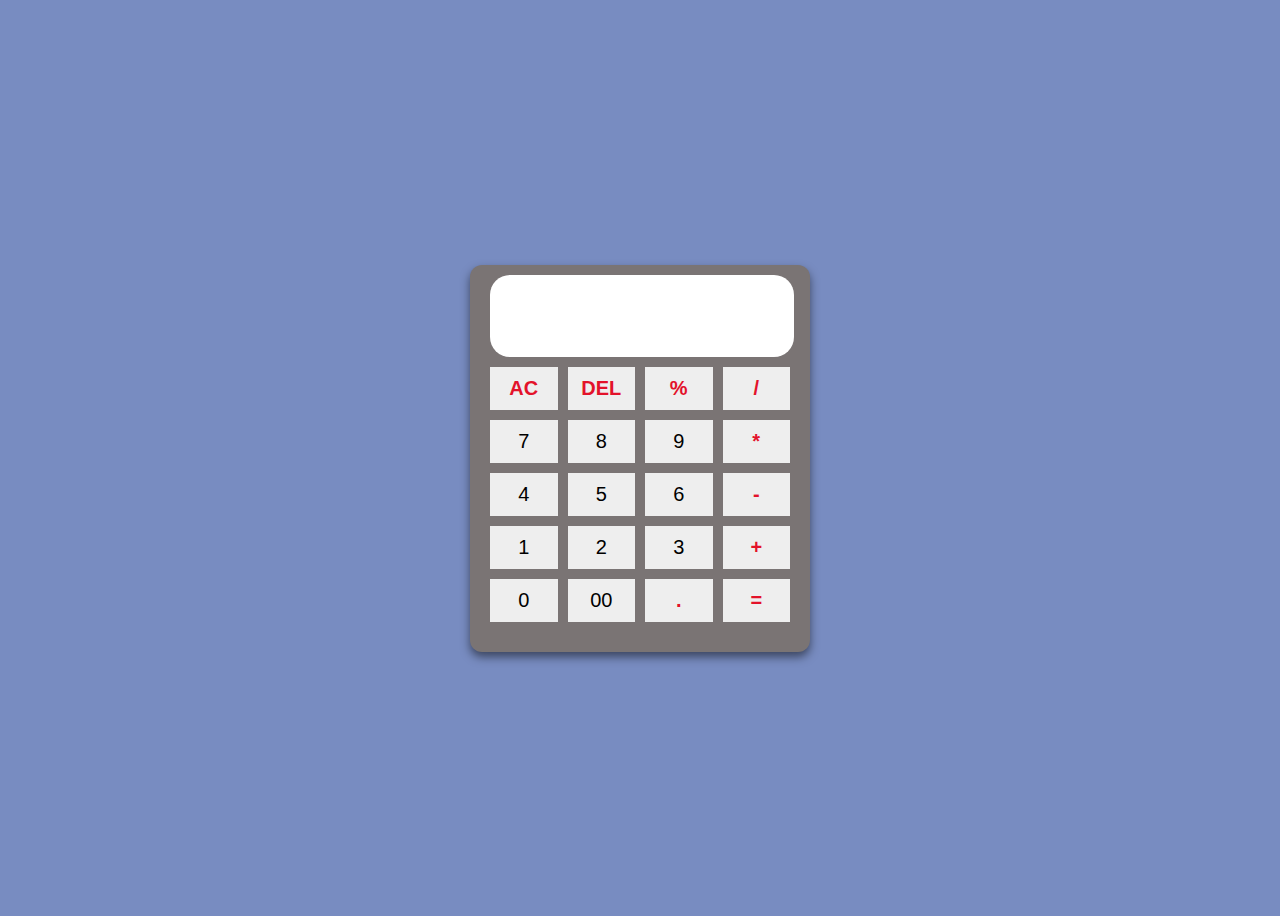
<file: calcc/index.html>
<!DOCTYPE html>
<html lang="en">
<head>
    <meta charset="UTF-8">
    <meta name="viewport" content="width=device-width, initial-scale=1.0">
    <link rel="stylesheet" href="style.css">
    <title>Calculator</title>
</head>
<body>
    <div class="container">
        <input type="text" class="display">

        <div class="buttons">
            <button class="operator" data-value="AC">AC</button>
            <button class="operator" data-value="DEL">DEL</button>
            <button class="operator" data-value="%">%</button>
            <button  class="operator" data-value="/">/</button>
           
            <button data-value="7">7</button>
            <button data-value="8">8</button> 
            <button data-value="9">9</button>
            <button class="operator" data-value="*">*</button>
            
            <button data-value="4">4</button>
            <button data-value="5">5</button>
            <button data-value="6">6</button>
            <button  class="operator" data-value="-">-</button>
            
            <button data-value="1">1</button>
            <button data-value="2">2</button>
            <button data-value="3">3</button>
            <button class="operator" data-value="+">+</button>
            
            <button data-value="0">0</button>
            <button data-value="00">00</button>
            <button class="operator" data-value=".">.</button>
            <button class="operator" data-value="=">=</button>
        </div>
    </div>
    <script src="script.js"></script>
</body>
</html>
</file>
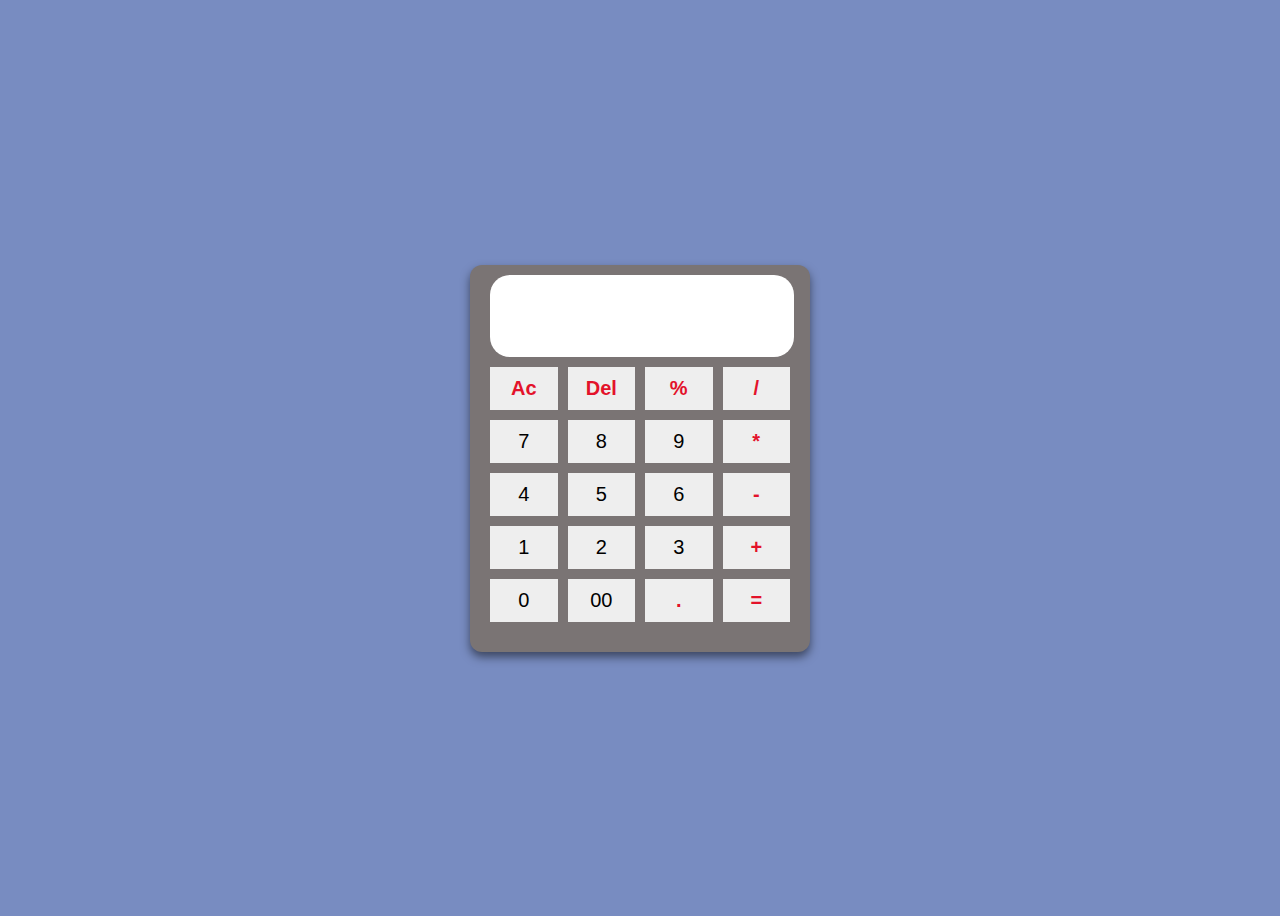
<file: CodSoft_Task3/index.html>
<!DOCTYPE html>
<html lang="en">
<head>
    <meta charset="UTF-8">
    <meta name="viewport" content="width=device-width, initial-scale=1.0">
    <link rel="stylesheet" href="style.css">
    <title>Calculator</title>
</head>
<body>
    <div class="container">
        <input type="text" class="display">

        <div class="buttons">
            <button class="operator" data-value="AC">Ac</button>
            <button class="operator" data-value="DEL">Del</button>
            <button class="operator" data-value="%">%</button>
            <button  class="operator" data-value="/">/</button>
           
            <button data-value="7">7</button>
            <button data-value="8">8</button> 
            <button data-value="9">9</button>
            <button class="operator" data-value="*">*</button>
            
            <button data-value="4">4</button>
            <button data-value="5">5</button>
            <button data-value="6">6</button>
            <button  class="operator" data-value="-">-</button>
            
            <button data-value="1">1</button>
            <button data-value="2">2</button>
            <button data-value="3">3</button>
            <button class="operator" data-value="+">+</button>
            
            <button data-value="0">0</button>
            <button data-value="00">00</button>
            <button class="operator" data-value=".">.</button>
            <button class="operator" data-value="=">=</button>
        </div>
    </div>
    <script src="script.js"></script>
</body>
</html>
</file>
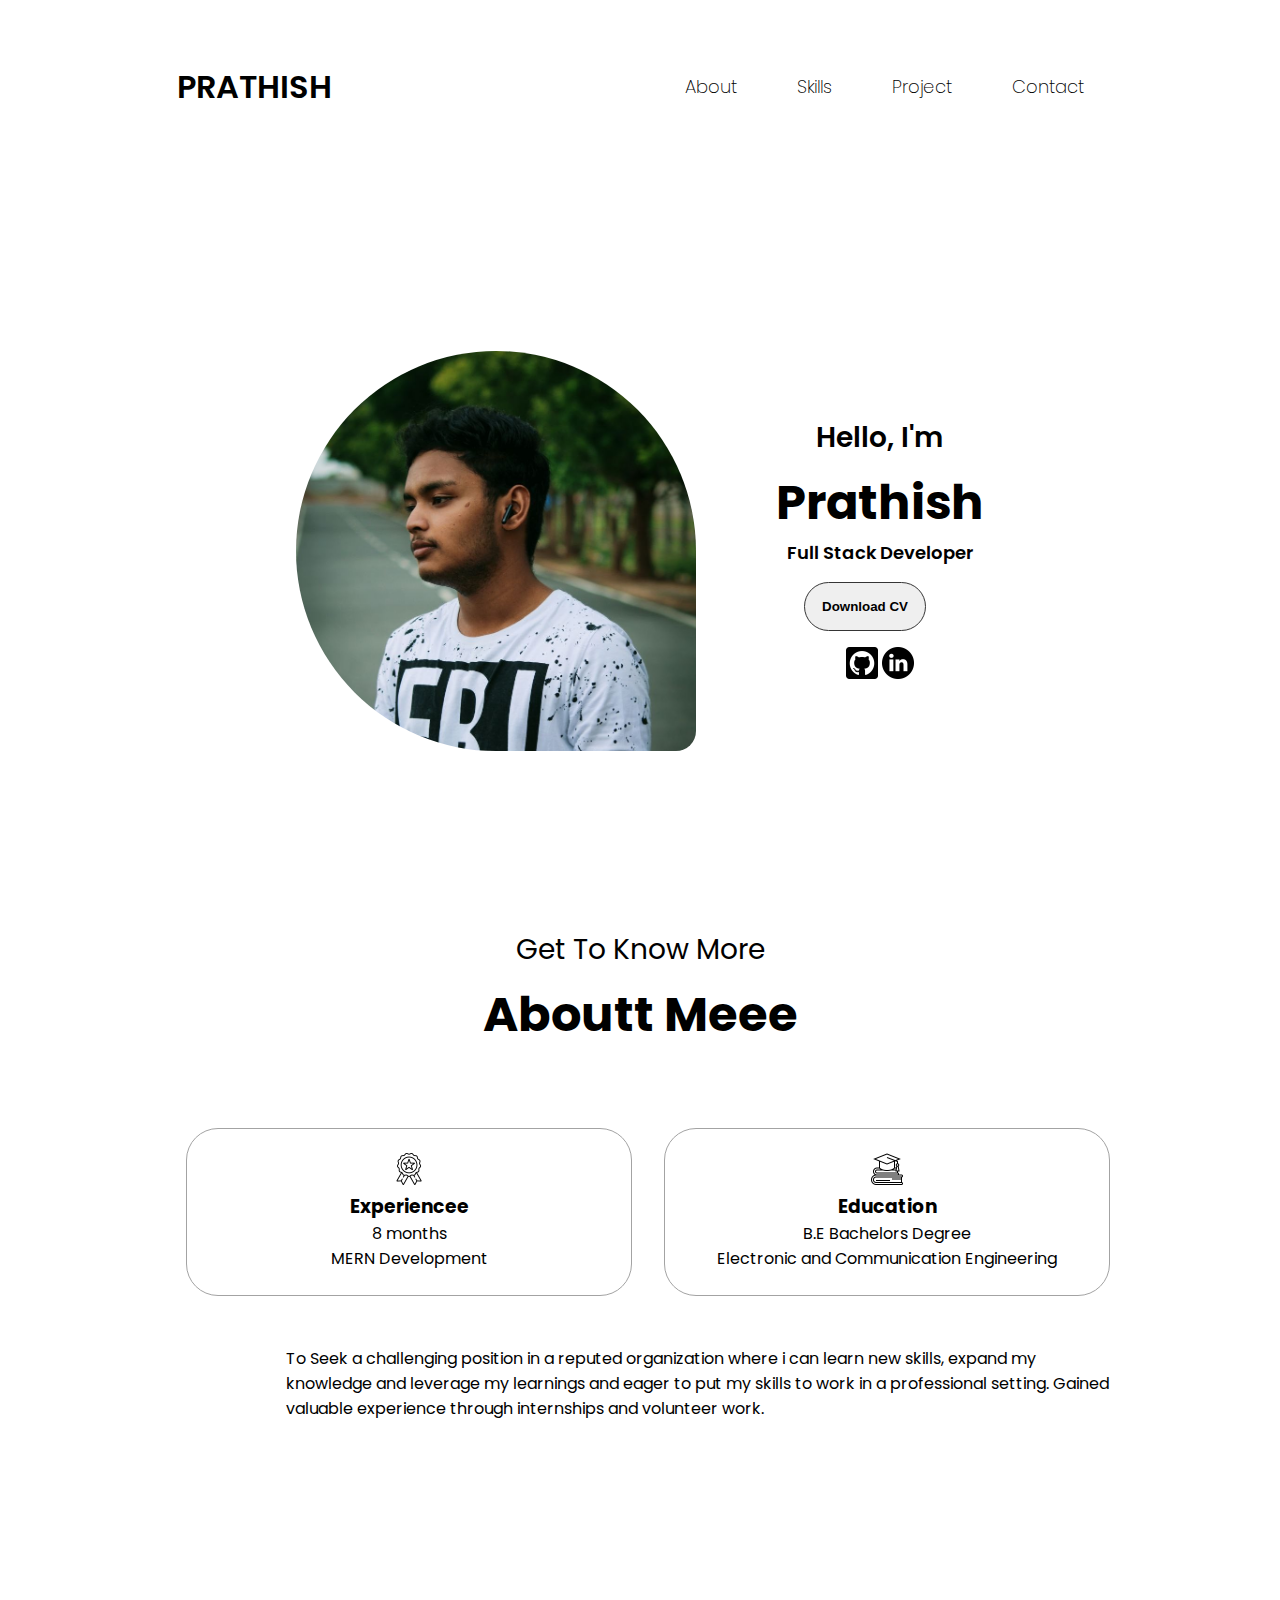
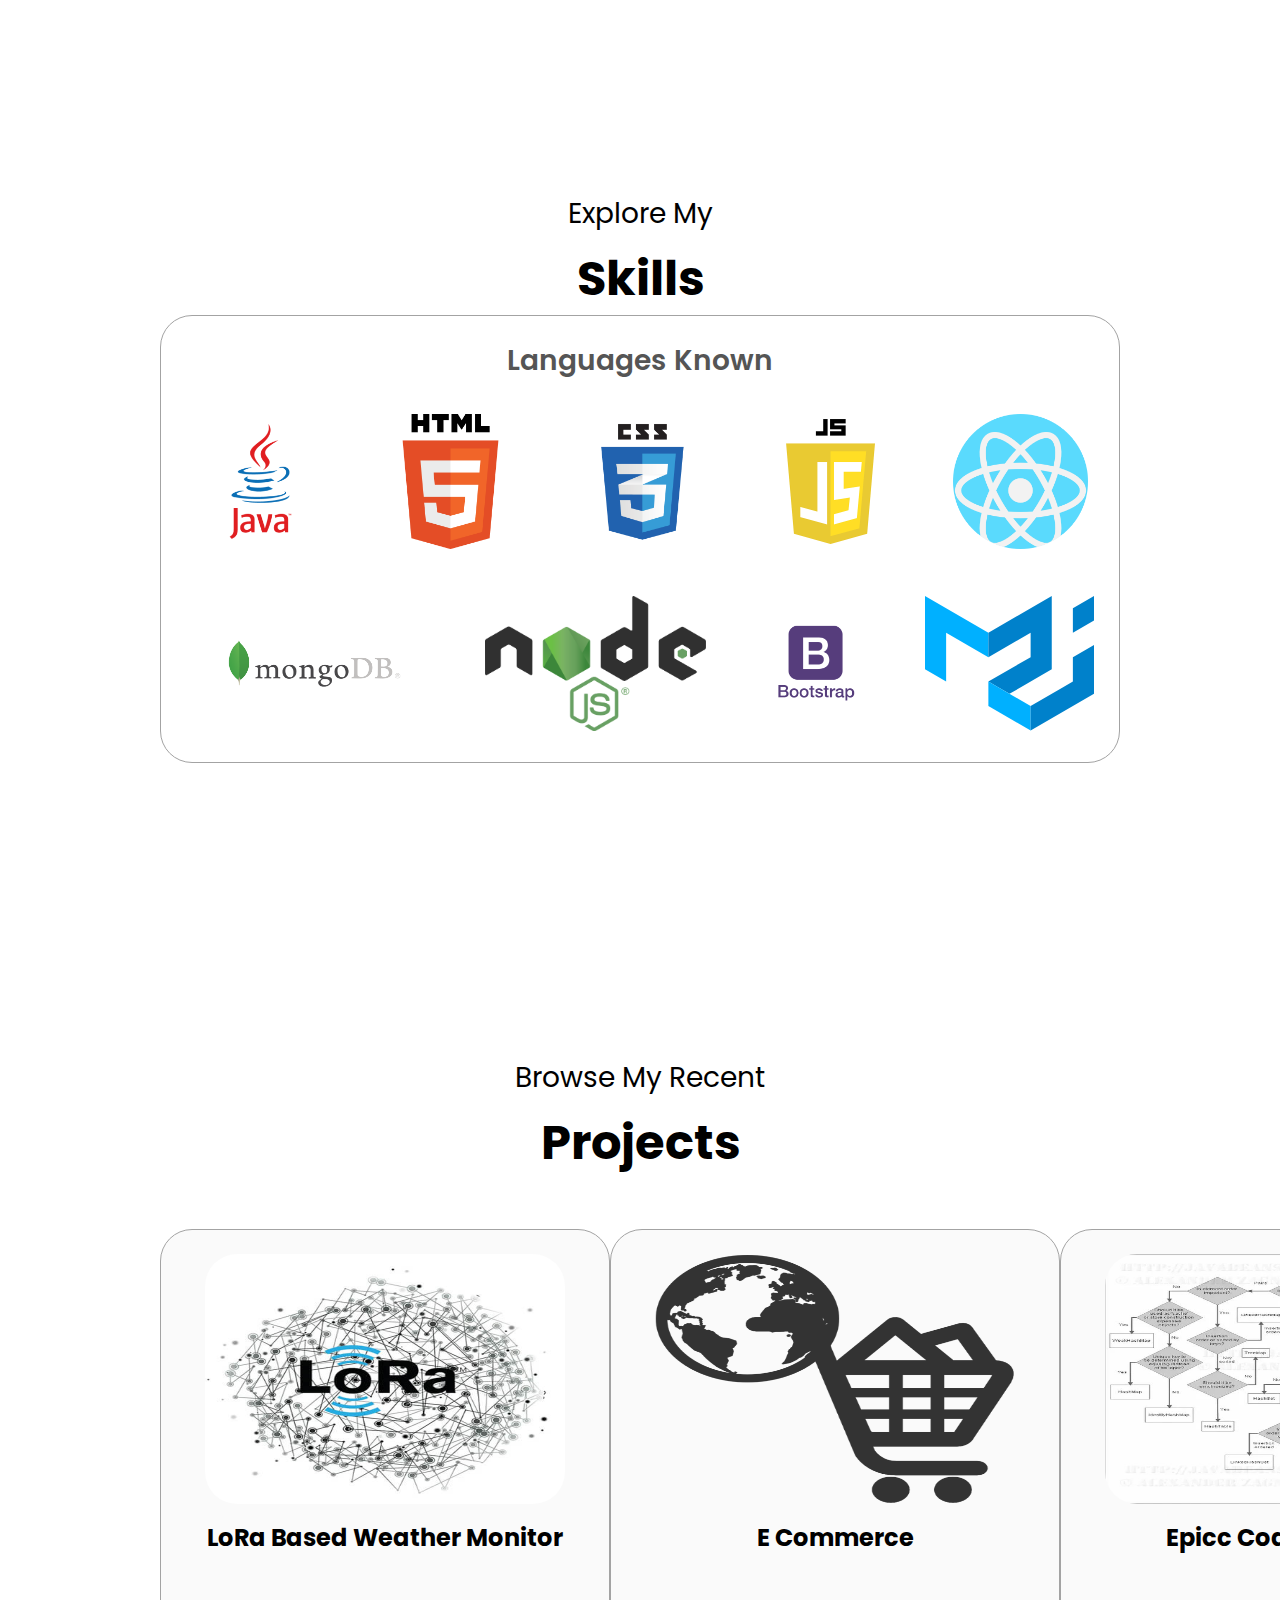
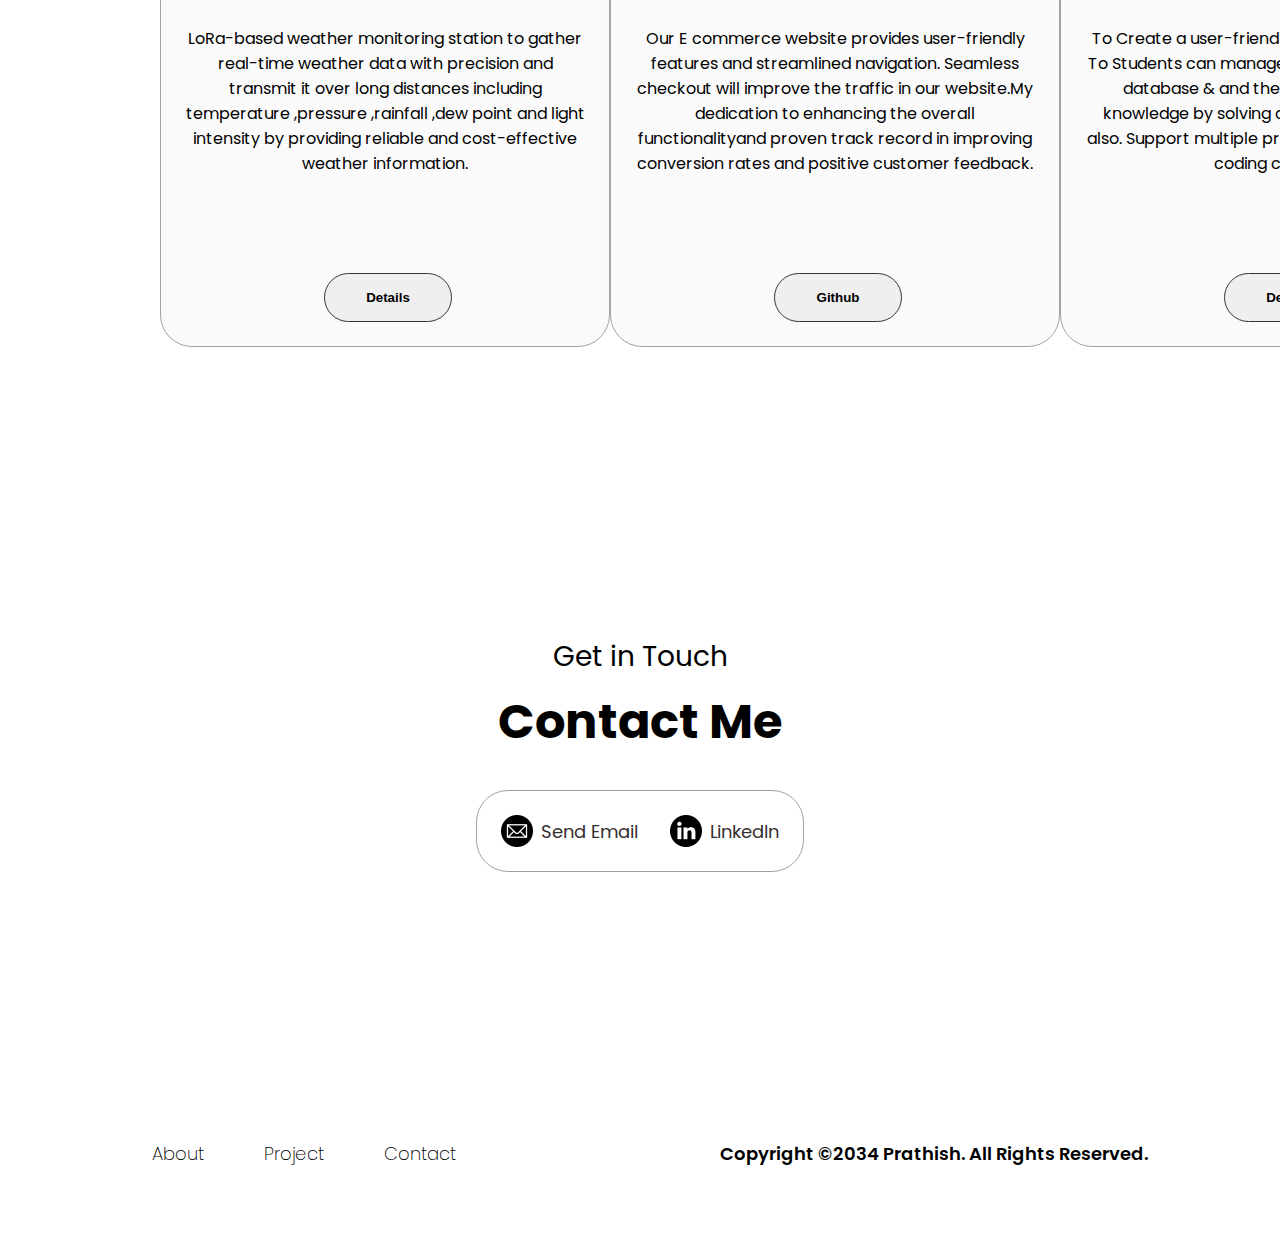
<file: CodSoft_Task1/profile.html>
<!DOCTYPE html>
<html lang="en">
<head>
    <meta charset="UTF-8">
    <meta name="viewport" content="width=device-width, initial-scale=1.0">
    <link rel="stylesheet" href="style.css">
    <title>Document</title>
</head>
<body>
   <header>
   <nav id="desktop-nav">
    <div class="logo">PRATHISH</div>
   

       <ul class="nav_link">
        
        <a href="#about">About </a>
        <a href="#skills">Skills </a>
        <a href="#project">Project</a>
        <a href="#contact">Contact</a>
    
    </ul>
   </nav>
   <nav id="handb">
    <div class="logo">PRATHISH</div>
    <div class="handb-menu">
        <div class="handb-icon" onclick="toggleMenu()">
            <span></span>
            <span></span>
            <span></span>
        </div>
        <div class="menu-links">
           
        
           <li> <a href="#about"  onclick="toggleMenu()">About </a></li>
            <li><a href="#skills"  onclick="toggleMenu()">Skills </a></li>
            <li><a href="#project"  onclick="toggleMenu()">Project</a></li>
           <li> <a href="#contact"  onclick="toggleMenu()">Contact</a></li>
            
            
        </div>
    </div>
   </nav>
   </header>
 <section id="profile">
    <div class="section__pic-container">
        <img src="./lang/me.jpg" alt="profile" class="profile">
    </div>
    <div class="section-text">
        <p class="section-text-p1">Hello, I'm</p>
        <h1 class="title">Prathish</h1>
        <p class="section-text-p2">Full Stack Developer</p>
        <div class="btn">
            <button class="btn btn-colour" onclick="window.open('./Resume.pdf')">Download CV</button>
        </div>
        <div class="social_media">
            <img src="asserts/github.png" alt="" class="icon" onclick="location.href='https://github.com/Prathisz'">
            <img src="asserts/linkedin.png" alt="" class="icon" onclick="location.href='https://www.linkedin.com/in/prathish-j-91495b248/'">

        </div>
    </div>
 </section>
 <section id="about">
    <p class="section-text-p1">Get To Know More</p>
    <h1 class="title">Aboutt Meee</h1>
    <div class="section-container">
        <div class="section__pic-container">
            <!-- <img src="./about.jpg" alt=""> -->
        </div>
        <div class="about-details-container">
            <div class="about-container">
                <div class="details-container">
                    <img src="asserts/ribbon.png" alt="" class="icon">
                    <h3>Experiencee</h3>
                    <p>8 months <br/>MERN Development </p>
                </div>
                <div class="details-container">
                    <img src="asserts/education.png" alt="" class="icon">
                    <h3>Education</h3>
                    <p>B.E Bachelors Degree <br/> Electronic and Communication Engineering</p>
                </div>
               
            </div>
            <div class="text-container">
                <p>To Seek a challenging position in a reputed organization where i can
                    learn new skills, expand my knowledge and leverage my learnings and
                    eager to put my skills to work in a professional setting. Gained valuable
                    experience through internships and volunteer work.</p>
            </div>
        </div>
    </div>
    
 </section>
 <section id="skills">
    <p class="section-text-p1">Explore My</p>
    <h1 class="title">Skills</h1>
    <div class="details-container">
        <div class="about-containerr">
            <h2 class="skill-subtitile">Languages Known</h2>
            <div class="article-container">
                <article>
                    <img src="./lang/java.png" alt="" style="height: 15vh;" class="icon">
                </article>
                <article>
                    <img src="./lang/html.png" alt="" class="icon" style="height: 15vh;">
                </article>
                <article>
                    <img src="./lang/css.png" alt="" class="icon" style="height: 15vh;">
                </article>
                <article>
                    <img src="./lang/js.png" alt="" style="height: 15vh;" style="height: 15vh;">
                </article>
                <article>
                    <img src="./lang/react.png" alt="" style="height: 15vh;">
                </article>
                <article>
                    <img src="./lang/db.png" alt="" style="height: 15vh;">
                </article>
                <article>
                    <img src="./lang/node-js.png" alt="" style="height: 15vh;">
                </article>
                <article>
                    <img src="./lang/bootstrap.png" alt="" style="height: 15vh;">
                </article>
                
                <article>
                    <img src="./lang/material-ui.svg" alt="" style="height: 15vh;">
                </article>
            </div>
        </div>
    </div>
 </section>
 <section id="project">
             <p class="section-text-p1">Browse My Recent</p>
             <h1 class="title">Projects</h1>
             <div  class="flexx">
    <div class="experience-details-container">
        <div class="about-container2">
            <div class="details-container color-container">
                 <div class="article-container">
                    <img src="asserts/Lora.jpg" alt="" class="project-img" style="height: 250px">
                 </div>
                 <h2 class="project-title" style="height: 10vh;">LoRa Based Weather Monitor</h2>
                 <div class="project-description" style="height: 23vh;">LoRa-based weather monitoring station to gather real-time weather data with precision and transmit it over long distances including temperature ,pressure ,rainfall ,dew point and light intensity by providing reliable and cost-effective weather information.
                 </div>
                  <div class="btn-container">
                    <button class="btn btn-colour" onclick="window.open('./LoRa.pdf')">Details</button>
                </div>
            </div> 
       </div>
    </div>
     <div class="experience-details-container">
        <div class="about-container2">
           <div class="details-container color-container">
             <div class="article-container">
                    <img src="asserts/ecom.png" alt="" class="project-img" style="height: 250px">
                </div>
                    <h2 class="project-title" style="height: 10vh;">E Commerce</h2>
                    <div class="project-description" style="height: 23vh;">Our E commerce website provides user-friendly features and streamlined navigation. Seamless checkout will improve the traffic in our website.My dedication to enhancing the overall functionalityand proven track record in improving conversion rates and positive customer feedback.</div>
                        <div class="btn-container">
                          <button class="btn btn-colour" onclick="location.href='https://github.com/Prathisz/ECOM'">Github</button>
                        </div>
                    </div> 
                </div>
            </div>
       
     <div class="experience-details-container">
        <div class="about-container2">
        <div class="details-container color-container">
            <div class="article-container">
                <img src="asserts/pro3.jpg" alt="" class="project-img" style="height: 250px">
            </div>
            <h2 class="project-title" style="height: 10vh;">Epicc Coding Sheet</h2>
            <div class="project-description" style="height: 23vh;">To Create a user-friendly online coding platform.
                To Students can manage their favorite problem in database & and they can improving their knowledge by solving already existed problem also. 
                 Support multiple programming languages for coding challenges
            </div>
            <div class="btn-container">
               
                <button class="btn btn-colour" onclick="location.href='https://ijirt.org/master/publishedpaper/IJIRT159472_PAPER.pdf'">Details</button>
            </div>
        </div> 
    </div>
</div>
</div>
 </section>
 <section id="contact">
    <p class="section-text-p1">Get in Touch</p>
    <h1 class="title">Contact Me</h1>
    <div class="contact-upper-container">
        <div class="contact-container">
            <img src="asserts/email.png" alt="" class="icon contact-icon">
            <p><a href="mailto:prathish0071@example.com">Send Email</a></p>
        </div>
        <div class="contact-container">
            <img src="asserts/linkedin.png" alt="" class="icon contact-icon">
            <p><a href="https://www.linkedin.com/in/prathish-j-91495b248/">LinkedIn</a></p>
        </div>
    </div>
 </section>
 <footer>
    <nav>
        <div class="nav_link-container">
            <ul class="nav_link">
                <li><a href="#about">About </a></li>
                <li><a href="#project">Project</a></li>
                <li><a href="#contact">Contact</a></li>
            </ul>
        </div>
        <p>Copyright &#169;2034 Prathish. All Rights Reserved.</p>
    </nav>
</footer>
</body>
</html>
</file>
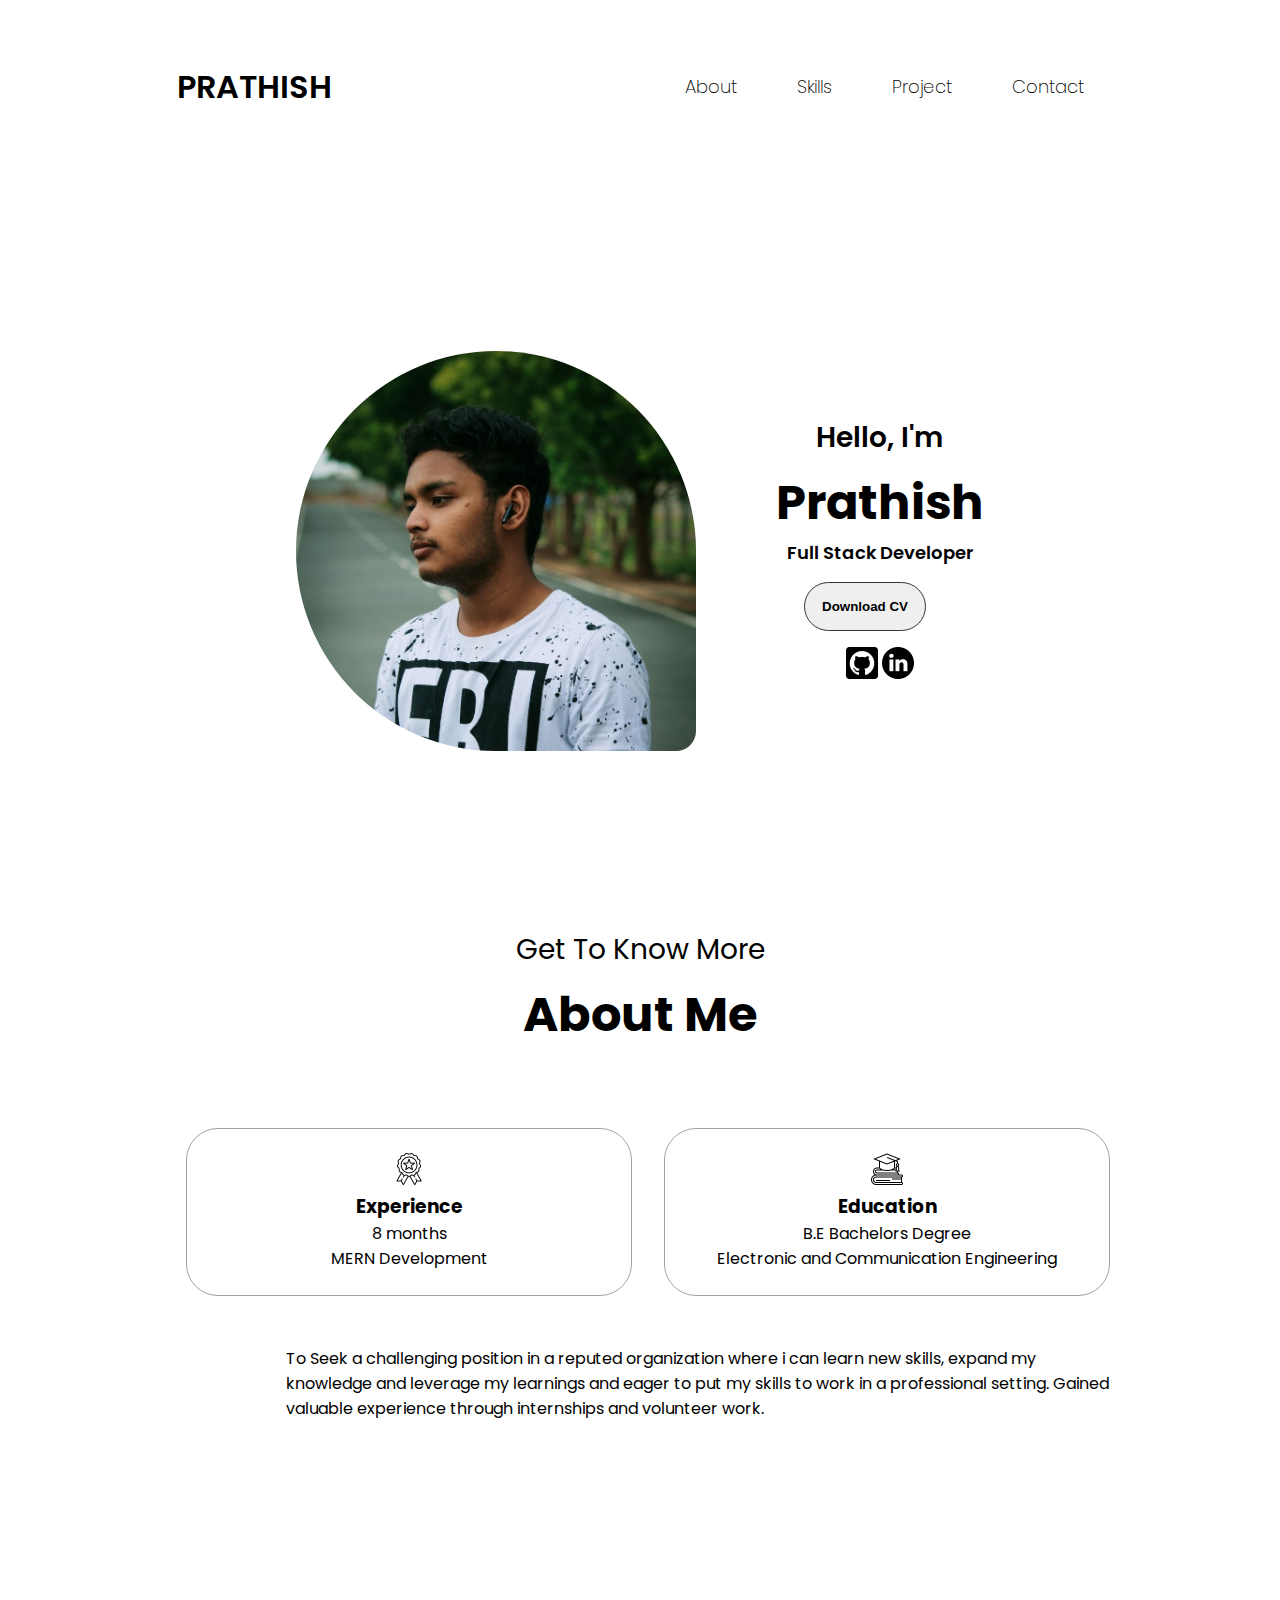
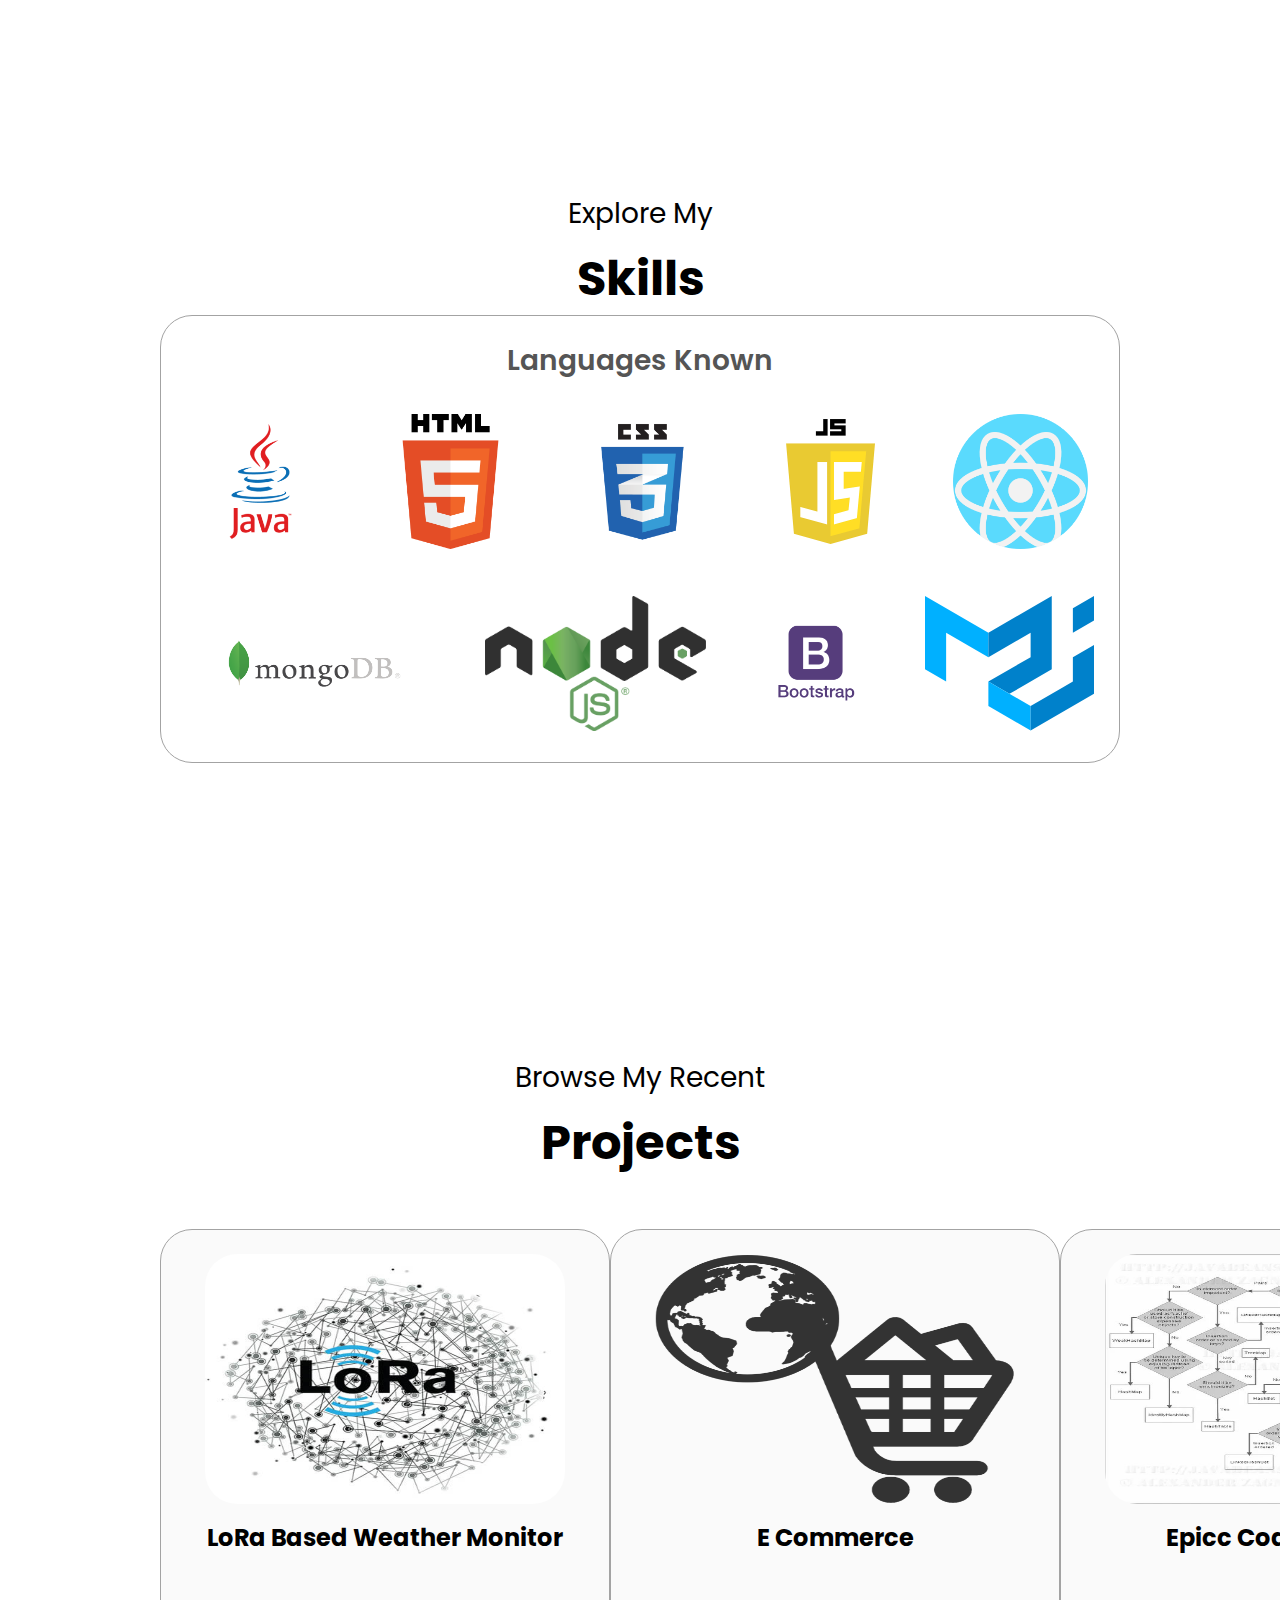
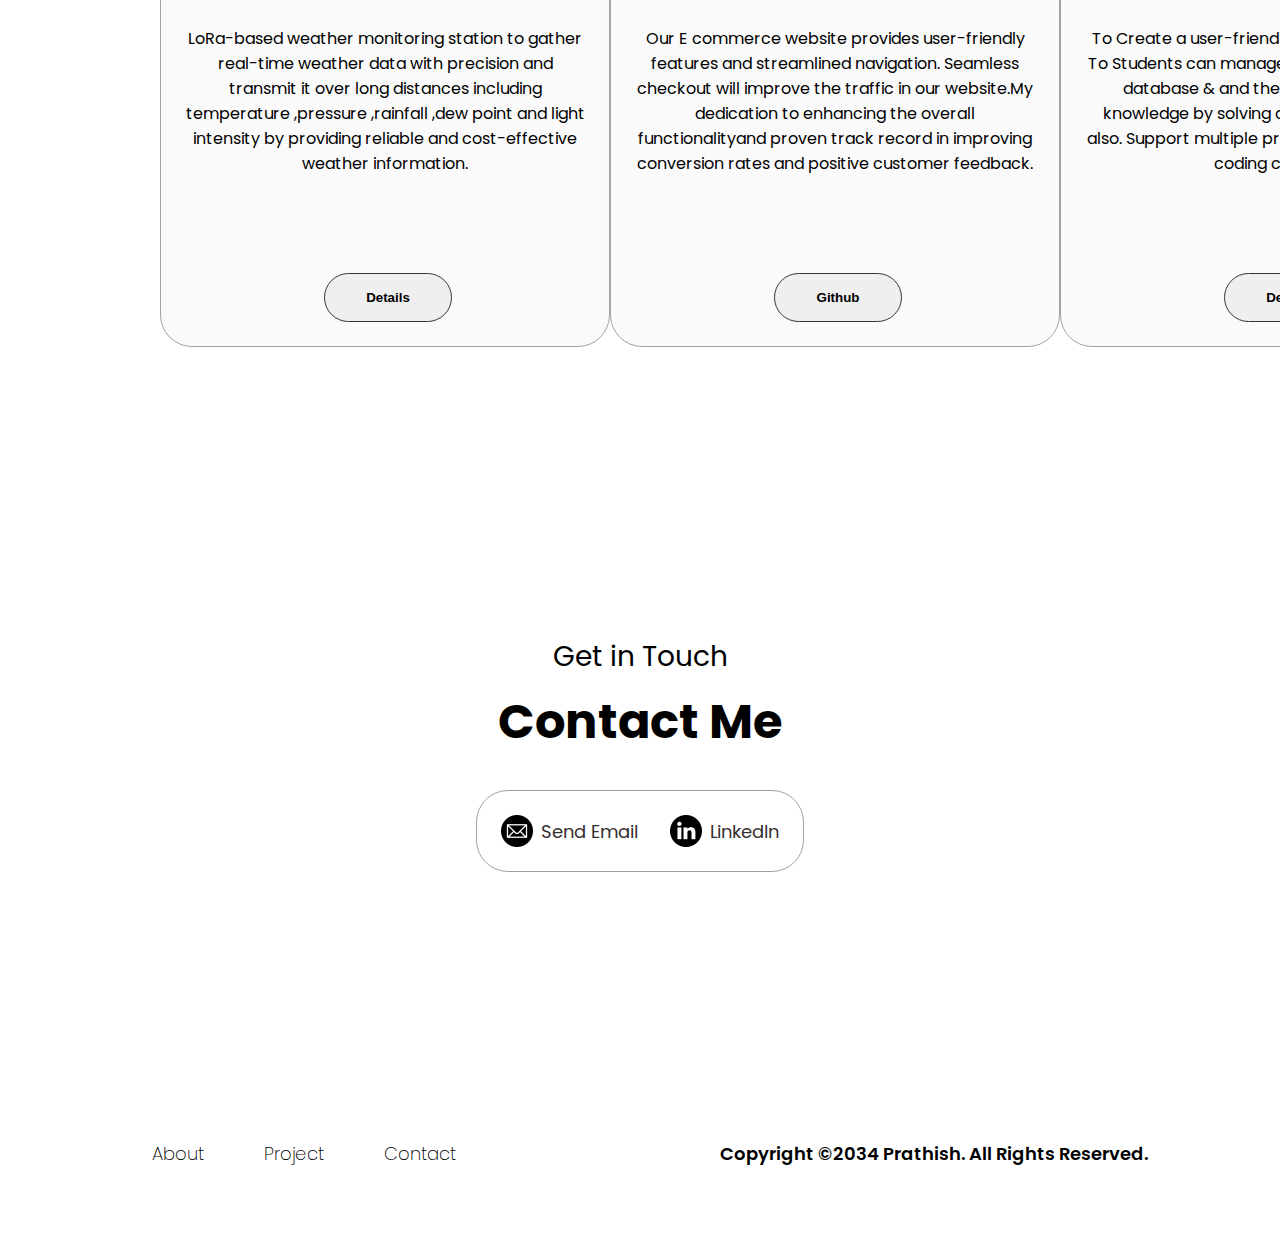
<file: Profile/profile.html>
<!DOCTYPE html>
<html lang="en">
<head>
    <meta charset="UTF-8">
    <meta name="viewport" content="width=device-width, initial-scale=1.0">
    <link rel="stylesheet" href="style.css">
    <title>Document</title>
</head>
<body>
   <header>
   <nav id="desktop-nav">
    <div class="logo">PRATHISH</div>
   

       <ul class="nav_link">
        
        <a href="#about">About </a>
        <a href="#skills">Skills </a>
        <a href="#project">Project</a>
        <a href="#contact">Contact</a>
    
    </ul>
   </nav>
   <nav id="handb">
    <div class="logo">PRATHISH</div>
    <div class="handb-menu">
        <div class="handb-icon" onclick="toggleMenu()">
            <span></span>
            <span></span>
            <span></span>
        </div>
        <div class="menu-links">
           
        
           <li> <a href="#about"  onclick="toggleMenu()">About </a></li>
            <li><a href="#skills"  onclick="toggleMenu()">Skills </a></li>
            <li><a href="#project"  onclick="toggleMenu()">Project</a></li>
           <li> <a href="#contact"  onclick="toggleMenu()">Contact</a></li>
            
            
        </div>
    </div>
   </nav>
   </header>
 <section id="profile">
    <div class="section__pic-container">
        <img src="./lang/me.jpg" alt="profile" class="profile">
    </div>
    <div class="section-text">
        <p class="section-text-p1">Hello, I'm</p>
        <h1 class="title">Prathish</h1>
        <p class="section-text-p2">Full Stack Developer</p>
        <div class="btn">
            <button class="btn btn-colour" onclick="window.open('./Resume.pdf')">Download CV</button>
        </div>
        <div class="social_media">
            <img src="asserts/github.png" alt="" class="icon" onclick="location.href='https://github.com/Prathisz'">
            <img src="asserts/linkedin.png" alt="" class="icon" onclick="location.href='https://www.linkedin.com/in/prathish-j-91495b248/'">

        </div>
    </div>
 </section>
 <section id="about">
    <p class="section-text-p1">Get To Know More</p>
    <h1 class="title">About Me</h1>
    <div class="section-container">
        <div class="section__pic-container">
            <!-- <img src="./about.jpg" alt=""> -->
        </div>
        <div class="about-details-container">
            <div class="about-container">
                <div class="details-container">
                    <img src="asserts/ribbon.png" alt="" class="icon">
                    <h3>Experience</h3>
                    <p>8 months <br/>MERN Development </p>
                </div>
                <div class="details-container">
                    <img src="asserts/education.png" alt="" class="icon">
                    <h3>Education</h3>
                    <p>B.E Bachelors Degree <br/> Electronic and Communication Engineering</p>
                </div>
               
            </div>
            <div class="text-container">
                <p>To Seek a challenging position in a reputed organization where i can
                    learn new skills, expand my knowledge and leverage my learnings and
                    eager to put my skills to work in a professional setting. Gained valuable
                    experience through internships and volunteer work.</p>
            </div>
        </div>
    </div>
    
 </section>
 <section id="skills">
    <p class="section-text-p1">Explore My</p>
    <h1 class="title">Skills</h1>
    <div class="details-container">
        <div class="about-containerr">
            <h2 class="skill-subtitile">Languages Known</h2>
            <div class="article-container">
                <article>
                    <img src="./lang/java.png" alt="" style="height: 15vh;" class="icon">
                </article>
                <article>
                    <img src="./lang/html.png" alt="" class="icon" style="height: 15vh;">
                </article>
                <article>
                    <img src="./lang/css.png" alt="" class="icon" style="height: 15vh;">
                </article>
                <article>
                    <img src="./lang/js.png" alt="" style="height: 15vh;" style="height: 15vh;">
                </article>
                <article>
                    <img src="./lang/react.png" alt="" style="height: 15vh;">
                </article>
                <article>
                    <img src="./lang/db.png" alt="" style="height: 15vh;">
                </article>
                <article>
                    <img src="./lang/node-js.png" alt="" style="height: 15vh;">
                </article>
                <article>
                    <img src="./lang/bootstrap.png" alt="" style="height: 15vh;">
                </article>
                
                <article>
                    <img src="./lang/material-ui.svg" alt="" style="height: 15vh;">
                </article>
            </div>
        </div>
    </div>
 </section>
 <section id="project">
             <p class="section-text-p1">Browse My Recent</p>
             <h1 class="title">Projects</h1>
             <div  class="flexx">
    <div class="experience-details-container">
        <div class="about-container2">
            <div class="details-container color-container">
                 <div class="article-container">
                    <img src="asserts/Lora.jpg" alt="" class="project-img" style="height: 250px">
                 </div>
                 <h2 class="project-title" style="height: 10vh;">LoRa Based Weather Monitor</h2>
                 <div class="project-description" style="height: 23vh;">LoRa-based weather monitoring station to gather real-time weather data with precision and transmit it over long distances including temperature ,pressure ,rainfall ,dew point and light intensity by providing reliable and cost-effective weather information.
                 </div>
                  <div class="btn-container">
                    <button class="btn btn-colour" onclick="location.href='https://ijirt.org/master/publishedpaper/IJIRT159472_PAPER.pdf'">Details</button>
                </div>
            </div> 
       </div>
    </div>
     <div class="experience-details-container">
        <div class="about-container2">
           <div class="details-container color-container">
             <div class="article-container">
                    <img src="asserts/ecom.png" alt="" class="project-img" style="height: 250px">
                </div>
                    <h2 class="project-title" style="height: 10vh;">E Commerce</h2>
                    <div class="project-description" style="height: 23vh;">Our E commerce website provides user-friendly features and streamlined navigation. Seamless checkout will improve the traffic in our website.My dedication to enhancing the overall functionalityand proven track record in improving conversion rates and positive customer feedback.</div>
                        <div class="btn-container">
                          <button class="btn btn-colour" onclick="location.href='https://github.com/Prathisz/ECOM'">Github</button>
                        </div>
                    </div> 
                </div>
            </div>
       
     <div class="experience-details-container">
        <div class="about-container2">
        <div class="details-container color-container">
            <div class="article-container">
                <img src="asserts/pro3.jpg" alt="" class="project-img" style="height: 250px">
            </div>
            <h2 class="project-title" style="height: 10vh;">Epicc Coding Sheet</h2>
            <div class="project-description" style="height: 23vh;">To Create a user-friendly online coding platform.
                To Students can manage their favorite problem in database & and they can improving their knowledge by solving already existed problem also. 
                 Support multiple programming languages for coding challenges
            </div>
            <div class="btn-container">
               
                <button class="btn btn-colour" onclick="location.href='https://ijirt.org/master/publishedpaper/IJIRT159472_PAPER.pdf'">Details</button>
            </div>
        </div> 
    </div>
</div>
</div>
 </section>
 <section id="contact">
    <p class="section-text-p1">Get in Touch</p>
    <h1 class="title">Contact Me</h1>
    <div class="contact-upper-container">
        <div class="contact-container">
            <img src="asserts/email.png" alt="" class="icon contact-icon">
            <p><a href="mailto:prathish0071@example.com">Send Email</a></p>
        </div>
        <div class="contact-container">
            <img src="asserts/linkedin.png" alt="" class="icon contact-icon">
            <p><a href="https://www.linkedin.com/in/prathish-j-91495b248/">LinkedIn</a></p>
        </div>
    </div>
 </section>
 <footer>
    <nav>
        <div class="nav_link-container">
            <ul class="nav_link">
                <li><a href="#about">About </a></li>
                <li><a href="#project">Project</a></li>
                <li><a href="#contact">Contact</a></li>
            </ul>
        </div>
        <p>Copyright &#169;2034 Prathish. All Rights Reserved.</p>
    </nav>
</footer>
</body>
</html>
</file>
<file: calcc/style.css>
body{
    height: 100vh;
    display: flex;
    align-items: center;
    justify-content: center;
    background: #788cc1;
}
.container{
    position: relative;
    border-radius: 10px;
    max-width: 300px;
    width: 100%;
    border-radius: 12px;
    padding: 10px 20px 30px;
    background: #7a7474;
    box-shadow: 0 5px 10px rgba(0,0,0,0.5);

}
.display{
    height: 80px;
    width: 100%;
    border-radius: 20px;
    margin-bottom: 10px;
    font-size: 25px;
    outline: none;
    border: none;
    text-align: right;
    color: #000e1a;
    pointer-events: none;
}
.buttons{
    display: grid;
    grid-gap: 10px;
    grid-template-columns:repeat(4,1fr) ;
}
.buttons button{
    padding: 10px;
    border: none;
    background-color: #eee;
    font-size: 20px;
    cursor: pointer;
}
.buttons button:active{
    transform: scale(0.99);
}
.operator{
    color: #e3122a;
    font-weight: 600;
}
</file>
<file: CodSoft_Task3/style.css>
body{
    height: 100vh;
    display: flex;
    align-items: center;
    justify-content: center;
    background: #788cc1;
}
.container{
    position: relative;
    border-radius: 10px;
    max-width: 300px;
    width: 100%;
    border-radius: 12px;
    padding: 10px 20px 30px;
    background: #7a7474;
    box-shadow: 0 5px 10px rgba(0,0,0,0.5);

}
.display{
    height: 80px;
    width: 100%;
    border-radius: 20px;
    margin-bottom: 10px;
    font-size: 25px;
    outline: none;
    border: none;
    text-align: right;
    color: #000e1a;
    pointer-events: none;
}
.buttons{
    display: grid;
    grid-gap: 10px;
    grid-template-columns:repeat(4,1fr) ;
}
.buttons button{
    padding: 10px;
    border: none;
    background-color: #eee;
    font-size: 20px;
    cursor: pointer;
}
.buttons button:active{
    transform: scale(0.99);
}
.operator{
    color: #e3122a;
    font-weight: 600;
}
</file>
<file: CodSoft_Task1/style.css>
@import url('https://fonts.googleapis.com/css2?family=Poppins:wght@300&display=swap');

*{
    margin: 0;
    padding: 0;
}
body{
    font-family: 'Poppins', sans-serif;
    margin:0;
    padding: 0;
}
html{
    scroll-behavior: smooth;
    
}

nav{
    display: flex;
    background-color: #ffffff;
    justify-content: space-around;
    height: 17vh;
    align-items: center;
    padding: 10px;
    font-weight: 600;
    font-size: large;
    color: rgb(0, 0, 0);
}
.nav_link{
    list-style: none;
    display: flex;
    margin: 0 15px;
    gap :20px


}
.nav_link a{
    text-decoration: none;
    font-weight: 200;
    color: black;
}

.nav_link a:hover{
    font-weight: 900;
   text-decoration: underline;
   text-underline-offset: 1rem;
   
}

.logo{
    font-size: 2rem;
}
.logo:hover{
    
 cursor: pointer;
}
section{
    padding-top:4vh ;
    height: 96vh;
    margin: 0 10rem;
    box-sizing: border-box;
    min-height: fit-content;

}
.section-container {
    display: flex;
}

#profile{
    display: flex;
    justify-content: center;
    gap: 5rem;
    height: 80vh;

}
.section__pic-container{
    display: flex;
    height: 400px;
    width: 400px;
    margin: auto 0;
}

.section-text{
    align-self: center;
    text-align: center;
}
.section-text p{
    font-weight: 600;
}
.section-text-p1{
    text-align: center;
    
}
.section-text-p1{
   font-size: 1.75rem;
   margin-bottom: .5rem;
}
.section-text-p2{
font-weight: 500;
font-size: large;
}
.title{
    font-size: 3rem;
    text-align: center;
}
#social_media{
    display: flex;
    justify-content: center;
    margin-top: 1rem;

    gap: 1rem;
}

.icon{
    cursor: pointer;
    height: 2rem;
   
   

}
.icon:hover{
    height: 1.9rem;
   
}
.btn{
    display: flex;
    justify-content: center;
    margin-left: 6px;
    gap: 1rem;
}
.btn{
    font-weight: 600;
    transition: all 300ms ease;
    padding: 1rem;
    width: 8rem;
    border-radius: 2rem;
}
.btn-colour{
    border: rgb(53,53,53) 0.1rem solid;
}
.btn-colour:hover{
    cursor: pointer;
    /* border: rgb(180, 0, 0) 0.1rem solid;
     */
     color: #ffffff;
    background-color: #342f2f;
  

}

#about{
    position: relative;
}
.about-container{
    gap:2rem;
    mask-border: 2rem;
    margin-top: 2rem;
    margin-right: 10px;
    margin-left: -100px;
}

.about-details-container{
    justify-content: center;
    flex-direction: column;
    display: flex;
    margin-left: -100px;
}
.about-container, .about-details-container{
    display: flex;

}
.arrow{
    position: absolute;
    right: -5rem;
    bottom: 2.5rem;
    height: 2rem;
}
.details-container{
    padding: 1.5rem;
    
    flex: 1;
    background: white;
    border-radius: 2rem;
    border: rgb(53,53,53) 0.1rem solid;
    border-color: rgb(163,163,163);
    text-align: center;
}
.section-container{
    gap:4rem;
    height: 50%;
}
.section__pic-container{
    height: 400px;
    width: 400px;
    margin: auto 0;
}
.text-container{
    margin-top: 50px;
}
#project{
    position: relative;
    /* margin-top: 200px; */
}
.color-container{
    border-color: rgb(163,163,163);
    background: rgb(250,250,250);
}
.project-img{
    border-radius: 2rem;
    /* height: 100%; */
    width: 90%;
}
.project-title{
    margin: 1rem;
    color: black;
}
.about-container2{
    display: flex;
    flex-direction: column;
    justify-content: center;
  
   height:px;
   width: 50vh;
}
.flexx{
    display: flex;
    flex-direction: row;
    margin-top: 50px;
    justify-content: space-around;
}
.btn-container{
    display: flex;
    justify-content: center;
    margin-top: 40px;
}
#contact{
    display: flex;
    flex-direction: column;
    height: 70vh;
    margin-top: 90px;
    justify-content: center;
}
.contact-upper-container{
    display: flex;
    justify-content: center;
    border-radius: 2rem;
    border: rgb(53,53,53) 0.1rem solid;
    border-color: rgb(163,163,163);
    background: (250,250,250);
    margin: 2rem auto;
    padding: 0.5rem;
}
.contact-container{
    display: flex;
    align-items: center;
    justify-content: center;
    gap: 0.5rem;
    margin: 1rem;
}
.contact-container p{
    font-size: large;

}
.contact-icon{
    cursor: default;
    height: 2rem;
}
.contact-container a{
    text-decoration: none;
    color: #342f2f;
}
/* footer{
    height: 26vh;
    margin: 0 1rem;
} */
.nav_link-container {
    display: flex;
    justify-content: center;
}

.nav_link {
    list-style: none;
    display: flex;
    margin: 0;
    padding: 0;
}

.nav_link a {
    text-decoration: none;
    padding: 10px;
    margin: 0 10px;
}

#skills{
    position: relative;
}
.skill-subtitile{
    color: rgb(85,85,85);
    font-weight: 600;
    font-size: 1.75rem;
    margin-bottom: 2rem;
}
.skill-detail-container{
    display: flex;
    justify-content: center;
    flex-direction: column;
}
.article-container{
    display: flex;
    text-align: initial;
    flex-wrap: wrap;
    flex-direction: row;
    gap: 2.5rem;
    justify-content: space-around;
}
.article{
    display: flex;
    width: 10rem;
    justify-content: space-around;
    gap: 0.5rem;

}
.profile{
    border-radius: 200px 200px 20px;
    
}
#handb{
    display: none;
}
.handb-menu{
    position: relative;
    display: inline-block;

}
.handb-icon{
     display: flex;
     flex-direction:column ;
     justify-content: space-between;
     height: 24px;
     width: 30px;
     cursor: pointer; 
}
.handb-icon {
    width: 100px;
    height: 2px;
    background-color: #000000;
    transition: all 0.3 ease-in-out;
}
.menu-links{
    position: absolute;
    top: 100%;
    right: 0%;
    background-color: white;
    width: fit-content;
    max-height: 0%;
    overflow: hidden;
    transition:  all 0.3 ease-in-out;
}



  
  button:hover {
    transform: translateY(-4px) translateX(-0.1px);
    box-shadow: 2px 5px 0 0 rgb(142, 142, 142);
  };
  
  button:active {
    transform: translateY(2px) translateX(.5px);
    box-shadow: 0 0 0 0 black;
  };
</file>
<file: Profile/style.css>
@import url('https://fonts.googleapis.com/css2?family=Poppins:wght@300&display=swap');

*{
    margin: 0;
    padding: 0;
}
body{
    font-family: 'Poppins', sans-serif;
    margin:0;
    padding: 0;
}
html{
    scroll-behavior: smooth;
    
}

nav{
    display: flex;
    background-color: #ffffff;
    justify-content: space-around;
    height: 17vh;
    align-items: center;
    padding: 10px;
    font-weight: 600;
    font-size: large;
    color: rgb(0, 0, 0);
}
.nav_link{
    list-style: none;
    display: flex;
    margin: 0 15px;
    gap :20px


}
.nav_link a{
    text-decoration: none;
    font-weight: 200;
    color: black;
}

.nav_link a:hover{
    font-weight: 900;
   text-decoration: underline;
   text-underline-offset: 1rem;
   
}

.logo{
    font-size: 2rem;
}
.logo:hover{
    
 cursor: pointer;
}
section{
    padding-top:4vh ;
    height: 96vh;
    margin: 0 10rem;
    box-sizing: border-box;
    min-height: fit-content;

}
.section-container {
    display: flex;
}

#profile{
    display: flex;
    justify-content: center;
    gap: 5rem;
    height: 80vh;

}
.section__pic-container{
    display: flex;
    height: 400px;
    width: 400px;
    margin: auto 0;
}

.section-text{
    align-self: center;
    text-align: center;
}
.section-text p{
    font-weight: 600;
}
.section-text-p1{
    text-align: center;
    
}
.section-text-p1{
   font-size: 1.75rem;
   margin-bottom: .5rem;
}
.section-text-p2{
font-weight: 500;
font-size: large;
}
.title{
    font-size: 3rem;
    text-align: center;
}
#social_media{
    display: flex;
    justify-content: center;
    margin-top: 1rem;

    gap: 1rem;
}

.icon{
    cursor: pointer;
    height: 2rem;
   
   

}
.icon:hover{
    height: 1.9rem;
   
}
.btn{
    display: flex;
    justify-content: center;
    margin-left: 6px;
    gap: 1rem;
}
.btn{
    font-weight: 600;
    transition: all 300ms ease;
    padding: 1rem;
    width: 8rem;
    border-radius: 2rem;
}
.btn-colour{
    border: rgb(53,53,53) 0.1rem solid;
}
.btn-colour:hover{
    cursor: pointer;
    /* border: rgb(180, 0, 0) 0.1rem solid;
     */
     color: #ffffff;
    background-color: #342f2f;
  

}

#about{
    position: relative;
}
.about-container{
    gap:2rem;
    mask-border: 2rem;
    margin-top: 2rem;
    margin-right: 10px;
    margin-left: -100px;
}

.about-details-container{
    justify-content: center;
    flex-direction: column;
    display: flex;
    margin-left: -100px;
}
.about-container, .about-details-container{
    display: flex;

}
.arrow{
    position: absolute;
    right: -5rem;
    bottom: 2.5rem;
    height: 2rem;
}
.details-container{
    padding: 1.5rem;
    
    flex: 1;
    background: white;
    border-radius: 2rem;
    border: rgb(53,53,53) 0.1rem solid;
    border-color: rgb(163,163,163);
    text-align: center;
}
.section-container{
    gap:4rem;
    height: 50%;
}
.section__pic-container{
    height: 400px;
    width: 400px;
    margin: auto 0;
}
.text-container{
    margin-top: 50px;
}
#project{
    position: relative;
    /* margin-top: 200px; */
}
.color-container{
    border-color: rgb(163,163,163);
    background: rgb(250,250,250);
}
.project-img{
    border-radius: 2rem;
    /* height: 100%; */
    width: 90%;
}
.project-title{
    margin: 1rem;
    color: black;
}
.about-container2{
    display: flex;
    flex-direction: column;
    justify-content: center;
  
   height:px;
   width: 50vh;
}
.flexx{
    display: flex;
    flex-direction: row;
    margin-top: 50px;
    justify-content: space-around;
}
.btn-container{
    display: flex;
    justify-content: center;
    margin-top: 40px;
}
#contact{
    display: flex;
    flex-direction: column;
    height: 70vh;
    margin-top: 90px;
    justify-content: center;
}
.contact-upper-container{
    display: flex;
    justify-content: center;
    border-radius: 2rem;
    border: rgb(53,53,53) 0.1rem solid;
    border-color: rgb(163,163,163);
    background: (250,250,250);
    margin: 2rem auto;
    padding: 0.5rem;
}
.contact-container{
    display: flex;
    align-items: center;
    justify-content: center;
    gap: 0.5rem;
    margin: 1rem;
}
.contact-container p{
    font-size: large;

}
.contact-icon{
    cursor: default;
    height: 2rem;
}
.contact-container a{
    text-decoration: none;
    color: #342f2f;
}
/* footer{
    height: 26vh;
    margin: 0 1rem;
} */
.nav_link-container {
    display: flex;
    justify-content: center;
}

.nav_link {
    list-style: none;
    display: flex;
    margin: 0;
    padding: 0;
}

.nav_link a {
    text-decoration: none;
    padding: 10px;
    margin: 0 10px;
}

#skills{
    position: relative;
}
.skill-subtitile{
    color: rgb(85,85,85);
    font-weight: 600;
    font-size: 1.75rem;
    margin-bottom: 2rem;
}
.skill-detail-container{
    display: flex;
    justify-content: center;
    flex-direction: column;
}
.article-container{
    display: flex;
    text-align: initial;
    flex-wrap: wrap;
    flex-direction: row;
    gap: 2.5rem;
    justify-content: space-around;
}
.article{
    display: flex;
    width: 10rem;
    justify-content: space-around;
    gap: 0.5rem;

}
.profile{
    border-radius: 200px 200px 20px;
    
}
#handb{
    display: none;
}
.handb-menu{
    position: relative;
    display: inline-block;

}
.handb-icon{
     display: flex;
     flex-direction:column ;
     justify-content: space-between;
     height: 24px;
     width: 30px;
     cursor: pointer; 
}
.handb-icon {
    width: 100px;
    height: 2px;
    background-color: #000000;
    transition: all 0.3 ease-in-out;
}
.menu-links{
    position: absolute;
    top: 100%;
    right: 0%;
    background-color: white;
    width: fit-content;
    max-height: 0%;
    overflow: hidden;
    transition:  all 0.3 ease-in-out;
}



  
  button:hover {
    transform: translateY(-4px) translateX(-0.1px);
    box-shadow: 2px 5px 0 0 rgb(142, 142, 142);
  };
  
  button:active {
    transform: translateY(2px) translateX(.5px);
    box-shadow: 0 0 0 0 black;
  };
</file>
